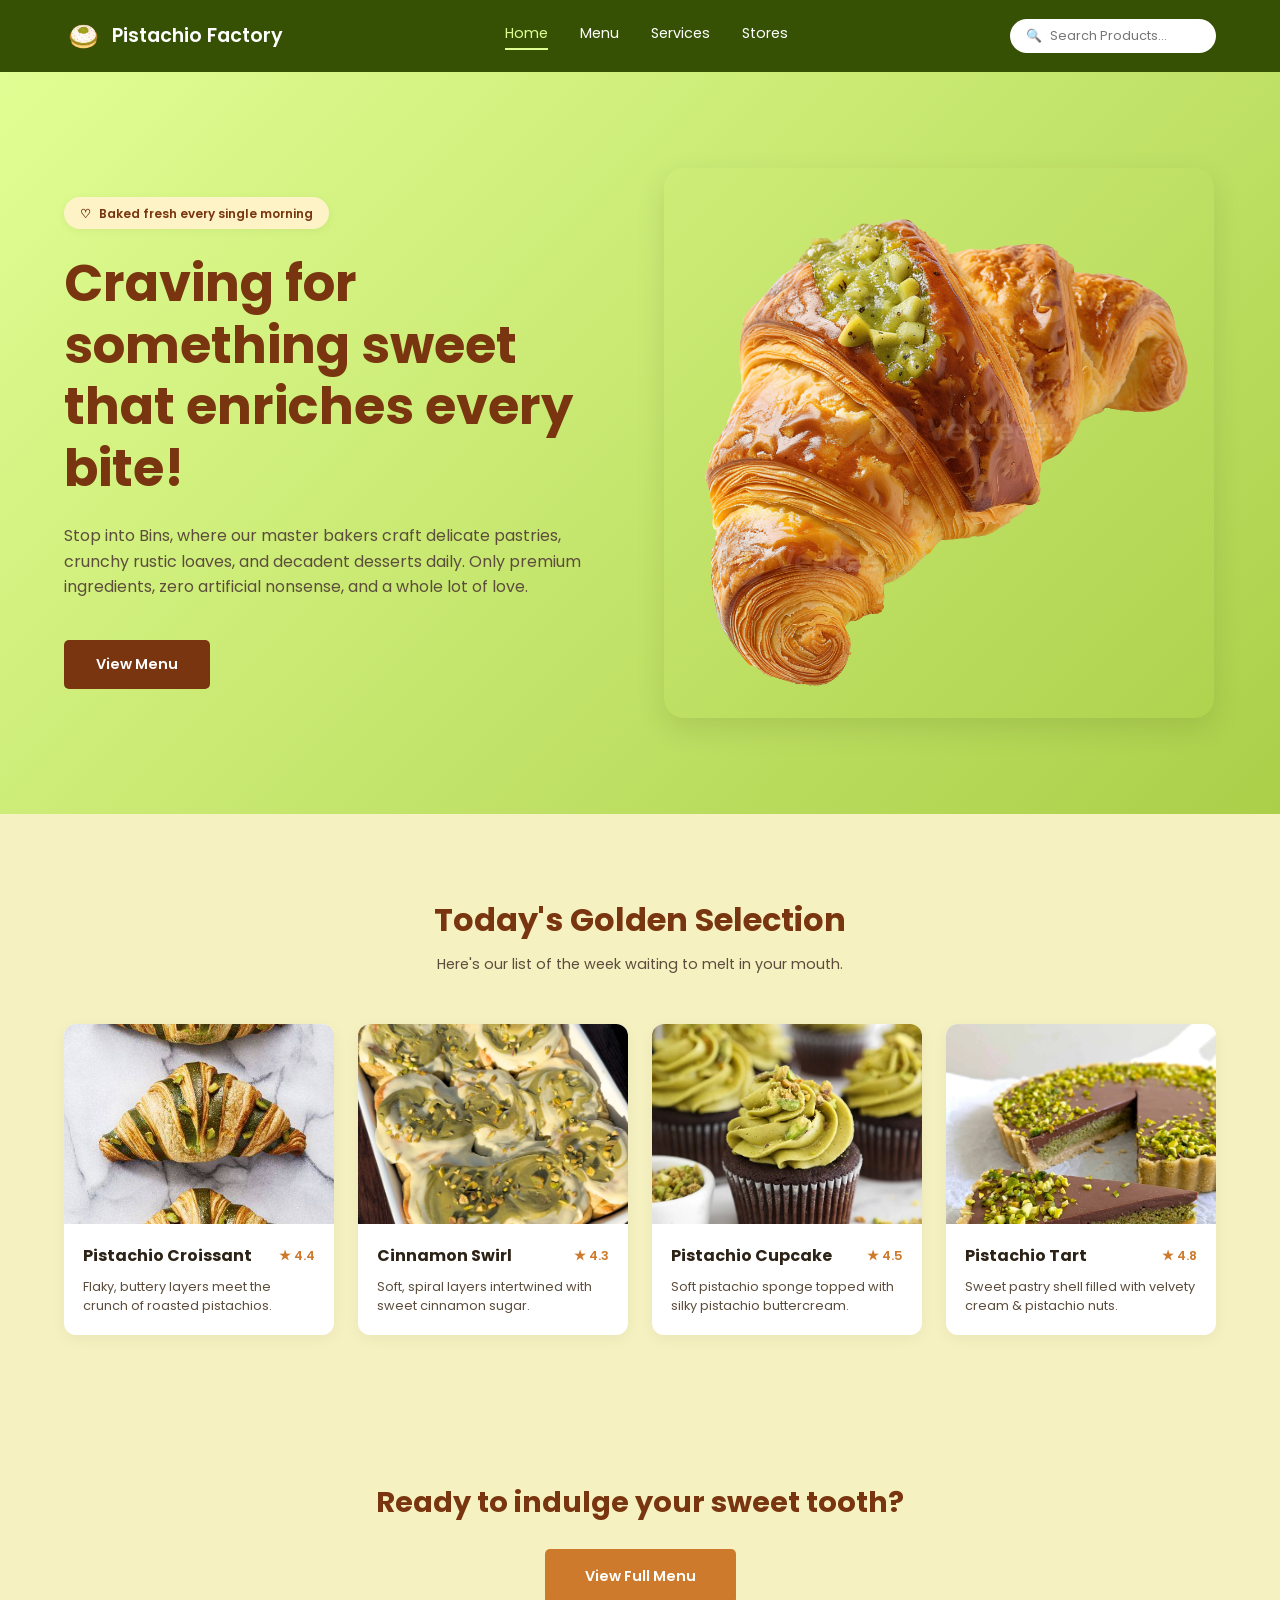
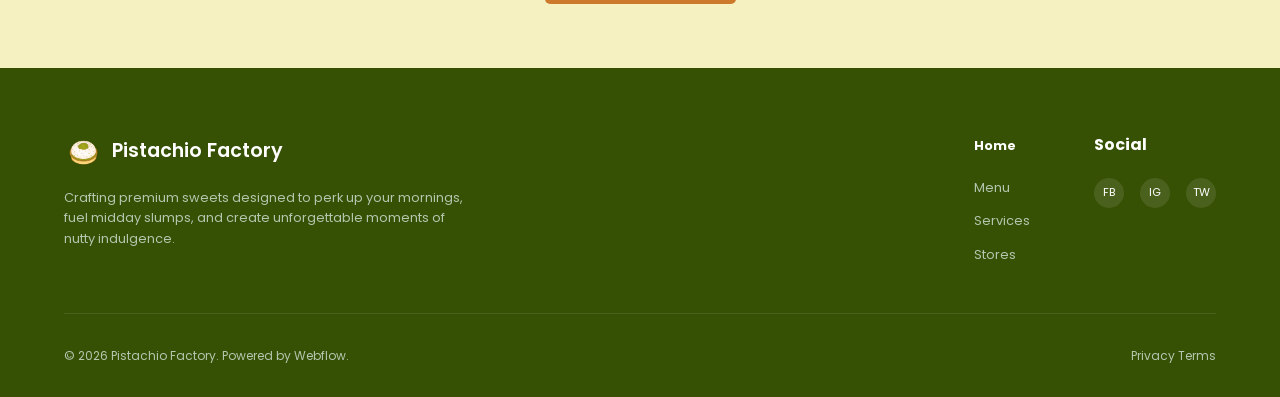
<file: index.html>
<!DOCTYPE html>
<html lang="en">
<head>
    <meta charset="UTF-8">
    <meta name="viewport" content="width=device-width, initial-scale=1.0">
    <title>Pistachio Factory</title>
    <link rel="stylesheet" href="styles.css">
    <link rel="preconnect" href="https://fonts.googleapis.com">
    <link rel="preconnect" href="https://fonts.gstatic.com" crossorigin>
    <link href="https://fonts.googleapis.com/css2?family=Poppins:wght@400;500;600;700&display=swap" rel="stylesheet">
</head>
<body>
    <header class="header">
        <a href="index.html" class="logo-container">
            <img src="images/icon.png" alt="Pistachio Factory logo" class="logo-icon">
            <h1 class="logo-text">Pistachio Factory</h1>
        </a>
        <nav class="nav-links">
            <a href="index.html" class="active">Home</a>
            <a href="Menu.html">Menu</a>
            <a href="Services.html">Services</a>
            <a href="Stores.html">Stores</a>
        </nav>
        <div class="header-actions">
            <div class="search-bar">
                <span class="search-icon">🔍</span>
                <input type="text" placeholder="Search Products...">
            </div>
            <div class="mobile-menu-toggle">
                <span></span>
                <span></span>
                <span></span>
            </div>
        </div>
    </header>
    <section class="hero">
        <div class="hero-content">
            <div class="badge">
                <span class="badge-icon">♡</span> Baked fresh every single morning
            </div>
            <h2>Craving for something sweet that enriches every bite!</h2>
            <p>Stop into Bins, where our master bakers craft delicate pastries, crunchy rustic loaves, and decadent desserts daily. Only premium ingredients, zero artificial nonsense, and a whole lot of love.</p>
            <a href="Menu.html" class="btn btn-primary">View Menu</a>
        </div>
        <div class="hero-image">
            <img src="images/croissant.png" alt="Pistachio Croissant">
        </div>
    </section>
    <section class="products-section">
        <div class="section-header">
            <h2>Today's Golden Selection</h2>
            <p>Here's our list of the week waiting to melt in your mouth.</p>
        </div>
        <div class="product-grid">
            <article class="product-card">
                <div class="card-image">
                    <img src="images/pistachio_croissant.png" alt="Pistachio Croissant">
                </div>
                <div class="card-content">
                    <div class="card-header">
                        <h3>Pistachio Croissant</h3>
                        <span class="rating">★ 4.4</span>
                    </div>
                    <p>Flaky, buttery layers meet the crunch of roasted pistachios.</p>
                </div>
            </article>

            <article class="product-card">
                <div class="card-image">
                    <img src="images/cinnamon-swirl.png" alt="Cinnamon Swirl">
                </div>
                <div class="card-content">
                    <div class="card-header">
                        <h3>Cinnamon Swirl</h3>
                        <span class="rating">★ 4.3</span>
                    </div>
                    <p>Soft, spiral layers intertwined with sweet cinnamon sugar.</p>
                </div>
            </article>

            <article class="product-card">
                <div class="card-image">
                    <img src="images/pistachio_cupcake.png" alt="Pistachio Cupcake">
                </div>
                <div class="card-content">
                    <div class="card-header">
                        <h3>Pistachio Cupcake</h3>
                        <span class="rating">★ 4.5</span>
                    </div>
                    <p>Soft pistachio sponge topped with silky pistachio buttercream.</p>
                </div>
            </article>
            <article class="product-card">
                <div class="card-image">
                    <img src="images/pistachio_tart.png" alt="Pistachio Tart">
                </div>
                <div class="card-content">
                    <div class="card-header">
                        <h3>Pistachio Tart</h3>
                        <span class="rating">★ 4.8</span>
                    </div>
                    <p>Sweet pastry shell filled with velvety cream & pistachio nuts.</p>
                </div>
            </article>
        </div>
    </section>
    <section class="cta-section">
        <h2>Ready to indulge your sweet tooth?</h2>
        <a href="Menu.html" class="btn btn-secondary">View Full Menu</a>
    </section>

    <!-- Footer -->
    <footer class="footer">
        <div class="footer-content">
            <div class="footer-brand">
                <div class="logo-container">
                    <img src="images/icon.png" alt="Pistachio Factory logo" class="logo-icon">
                    <h1 class="logo-text">Pistachio Factory</h1>
                </div>
                <p>Crafting premium sweets designed to perk up your mornings, fuel midday slumps, and create unforgettable moments of nutty indulgence.</p>
            </div>
            
            <div class="footer-links">
                <div class="link-column">
                    <h4><a href="index.html">Home</a></h4>
                    <a href="Menu.html">Menu</a>
                    <a href="Services.html">Services</a>
                    <a href="Stores.html">Stores</a>
                </div>
                <div class="link-column">
                    <h4>Social</h4>
                    <div class="social-icons">
                        <a href="#">FB</a>
                        <a href="#">IG</a>
                        <a href="#">TW</a>
                    </div>
                </div>
            </div>
        </div>
        
        <div class="footer-bottom">
            <p>© 2026 Pistachio Factory. Powered by Webflow.</p>
            <p>Privacy Terms</p>
        </div>
    </footer>

</body>
</html>
</file>
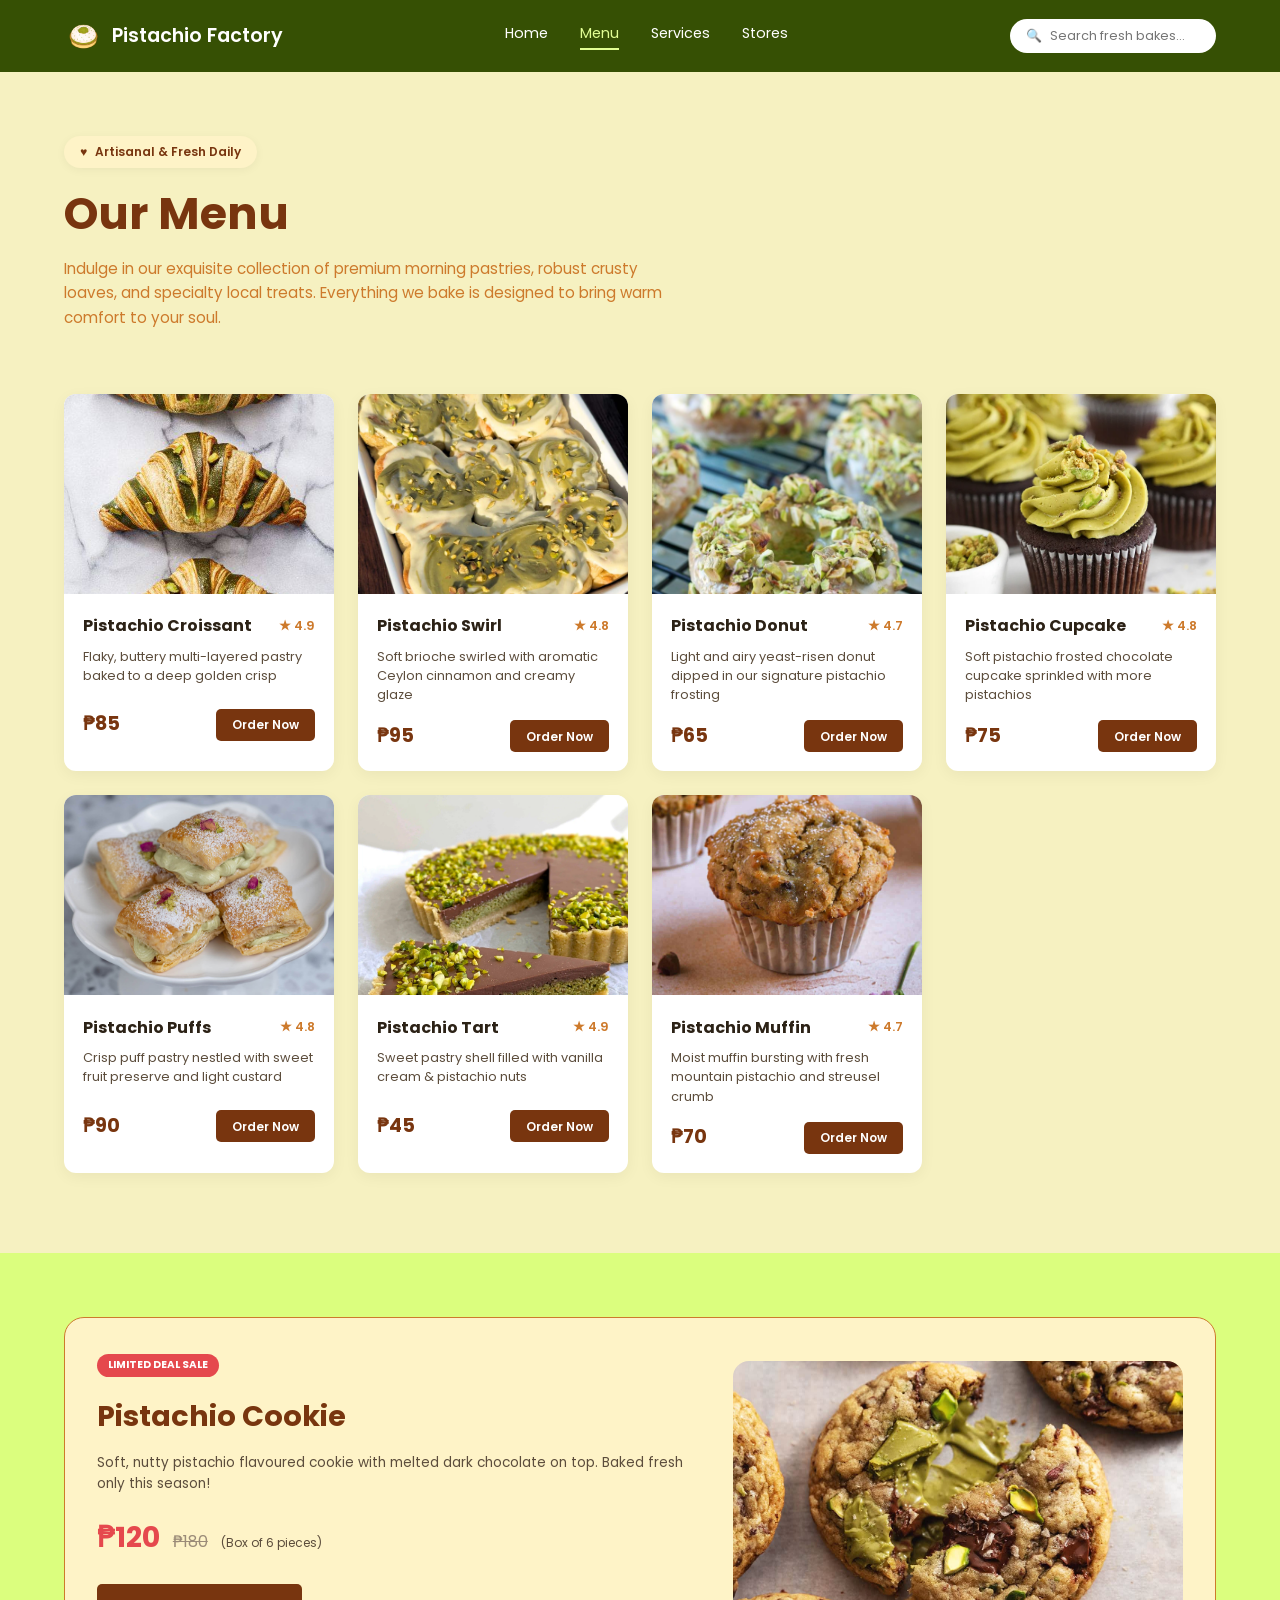
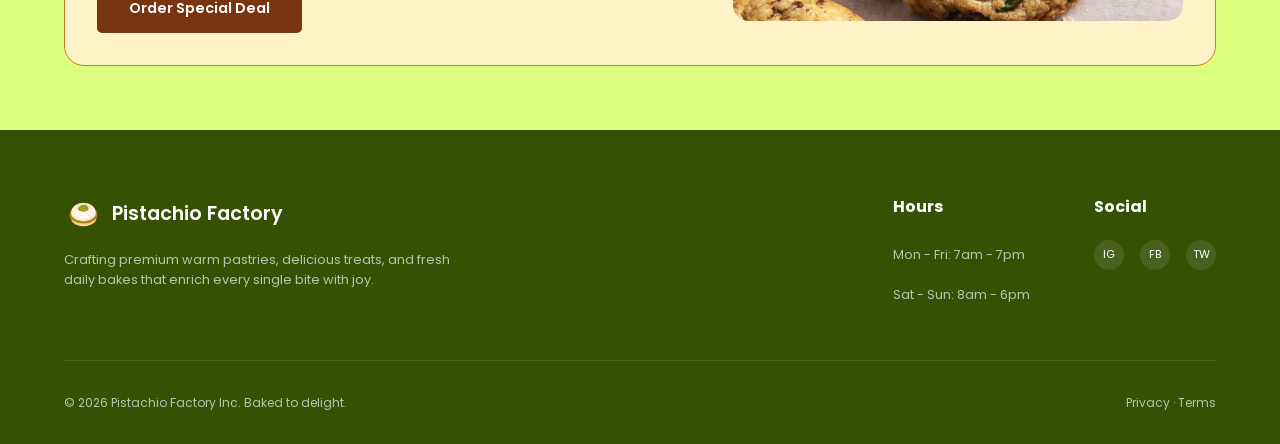
<file: Menu.html>
<!DOCTYPE html>
<html lang="en">
<head>
    <meta charset="UTF-8">
    <meta name="viewport" content="width=device-width, initial-scale=1.0">
    <title>Menu | Pistachio Factory</title>
    <link rel="stylesheet" href="styles.css">
    <link rel="preconnect" href="https://fonts.googleapis.com">
    <link rel="preconnect" href="https://fonts.gstatic.com" crossorigin>
    <link href="https://fonts.googleapis.com/css2?family=Poppins:wght@400;500;600;700&display=swap" rel="stylesheet">
</head>
<body class="">
    <header class="header">
        <a href="index.html" class="logo-container">
            <img src="images/icon.png" alt="Pistachio Factory logo" class="logo-icon">
            <h1 class="logo-text">Pistachio Factory</h1>
        </a>
        <nav class="nav-links">
            <a href="index.html">Home</a>
            <a href="Menu.html" class="active">Menu</a>
            <a href="Services.html">Services</a>
            <a href="Stores.html">Stores</a>
        </nav>
        <div class="header-actions">
            <div class="search-bar">
                <span class="search-icon">🔍</span>
                <input type="text" placeholder="Search fresh bakes...">
            </div>
            <div class="mobile-menu-toggle">
                <span></span>
                <span></span>
                <span></span>
            </div>
        </div>
    </header>
    <section class="page-hero">
        <div class="badge"><span class="badge-icon">♥</span> Artisanal &amp; Fresh Daily</div>
        <h2>Our Menu</h2>
        <p>Indulge in our exquisite collection of premium morning pastries, robust crusty loaves, and specialty local treats. Everything we bake is designed to bring warm comfort to your soul.</p>
    </section>
    <section class="menu-section">
        <div class="menu-grid">
            <article class="product-card menu-card">
                <div class="card-image">
                    <img src="images/pistachio_croissant.png" alt="Pistachio Croissant">
                </div>
                <div class="card-content">
                    <div class="card-header">
                        <h3>Pistachio Croissant</h3>
                        <span class="rating">★ 4.9</span>
                    </div>
                    <p>Flaky, buttery multi-layered pastry baked to a deep golden crisp</p>
                    <div class="card-footer">
                        <span class="price">₱85</span>
                        <a href="#" class="btn btn-small">Order Now</a>
                    </div>
                </div>
            </article>
            <article class="product-card menu-card">
                <div class="card-image">
                    <img src="images/cinnamon-swirl.png" alt="Pistachio Swirl">
                </div>
                <div class="card-content">
                    <div class="card-header">
                        <h3>Pistachio Swirl</h3>
                        <span class="rating">★ 4.8</span>
                    </div>
                    <p>Soft brioche swirled with aromatic Ceylon cinnamon and creamy glaze</p>
                    <div class="card-footer">
                        <span class="price">₱95</span>
                        <a href="#" class="btn btn-small">Order Now</a>
                    </div>
                </div>
            </article>
            <article class="product-card menu-card">
                <div class="card-image">
                    <img src="images/pistachio_donut.png" alt="Pistachio Donut">
                </div>
                <div class="card-content">
                    <div class="card-header">
                        <h3>Pistachio Donut</h3>
                        <span class="rating">★ 4.7</span>
                    </div>
                    <p>Light and airy yeast-risen donut dipped in our signature pistachio frosting</p>
                    <div class="card-footer">
                        <span class="price">₱65</span>
                        <a href="#" class="btn btn-small">Order Now</a>
                    </div>
                </div>
            </article>
            <article class="product-card menu-card">
                <div class="card-image">
                    <img src="images/pistachio_cupcake.png" alt="Pistachio Cupcake">
                </div>
                <div class="card-content">
                    <div class="card-header">
                        <h3>Pistachio Cupcake</h3>
                        <span class="rating">★ 4.8</span>
                    </div>
                    <p>Soft pistachio frosted chocolate cupcake sprinkled with more pistachios</p>
                    <div class="card-footer">
                        <span class="price">₱75</span>
                        <a href="#" class="btn btn-small">Order Now</a>
                    </div>
                </div>
            </article>
            <article class="product-card menu-card">
                <div class="card-image">
                    <img src="images/pistachio_puffs.png" alt="Pistachio Puffs">
                </div>
                <div class="card-content">
                    <div class="card-header">
                        <h3>Pistachio Puffs</h3>
                        <span class="rating">★ 4.8</span>
                    </div>
                    <p>Crisp puff pastry nestled with sweet fruit preserve and light custard</p>
                    <div class="card-footer">
                        <span class="price">₱90</span>
                        <a href="#" class="btn btn-small">Order Now</a>
                    </div>
                </div>
            </article>
            <article class="product-card menu-card">
                <div class="card-image">
                    <img src="images/pistachio_tart.png" alt="Pistachio Tart">
                </div>
                <div class="card-content">
                    <div class="card-header">
                        <h3>Pistachio Tart</h3>
                        <span class="rating">★ 4.9</span>
                    </div>
                    <p>Sweet pastry shell filled with vanilla cream & pistachio nuts</p>
                    <div class="card-footer">
                        <span class="price">₱45</span>
                        <a href="#" class="btn btn-small">Order Now</a>
                    </div>
                </div>
            </article>
            <article class="product-card menu-card">
                <div class="card-image">
                    <img src="images/pistachio_muffin.png" alt="Pistachio Muffin">
                </div>
                <div class="card-content">
                    <div class="card-header">
                        <h3>Pistachio Muffin</h3>
                        <span class="rating">★ 4.7</span>
                    </div>
                    <p>Moist muffin bursting with fresh mountain pistachio and streusel crumb</p>
                    <div class="card-footer">
                        <span class="price">₱70</span>
                        <a href="#" class="btn btn-small">Order Now</a>
                    </div>
                </div>
            </article>
        </div>
    </section>
    <section class="deal-section">
        <div class="deal-card">
            <div class="deal-info">
                <span class="deal-tag">LIMITED DEAL SALE</span>
                <h3>Pistachio Cookie</h3>
                <p>Soft, nutty pistachio flavoured cookie with melted dark chocolate on top. Baked fresh only this season!</p>
                <div class="deal-price">
                    <span class="price">₱120</span>
                    <span class="old-price">₱180</span>
                    <span class="deal-note">(Box of 6 pieces)</span>
                </div>
                <a href="#" class="btn btn-primary">Order Special Deal</a>
            </div>
            <div class="deal-image">
                <img src="images/pistachio_cookie.png" alt="Pistachio Cookie">
            </div>
        </div>
    </section>
    <footer class="footer">
        <div class="footer-content">
            <div class="footer-brand">
                <div class="logo-container">
                    <img src="images/icon.png" alt="Pistachio Factory logo" class="logo-icon">
                    <h1 class="logo-text">Pistachio Factory</h1>
                </div>
                <p>Crafting premium warm pastries, delicious treats, and fresh daily bakes that enrich every single bite with joy.</p>
            </div>
            <div class="footer-links">
                <div class="link-column footer-hours">
                    <h4>Hours</h4>
                    <p>Mon - Fri: 7am - 7pm</p>
                    <p>Sat - Sun: 8am - 6pm</p>
                </div>
                <div class="link-column">
                    <h4>Social</h4>
                    <div class="social-icons">
                        <a href="#">IG</a>
                        <a href="#">FB</a>
                        <a href="#">TW</a>
                    </div>
                </div>
            </div>
        </div>
        <div class="footer-bottom">
            <p>© 2026 Pistachio Factory Inc. Baked to delight.</p>
            <p>Privacy · Terms</p>
        </div>
    </footer>

</body>
</html>
</file>
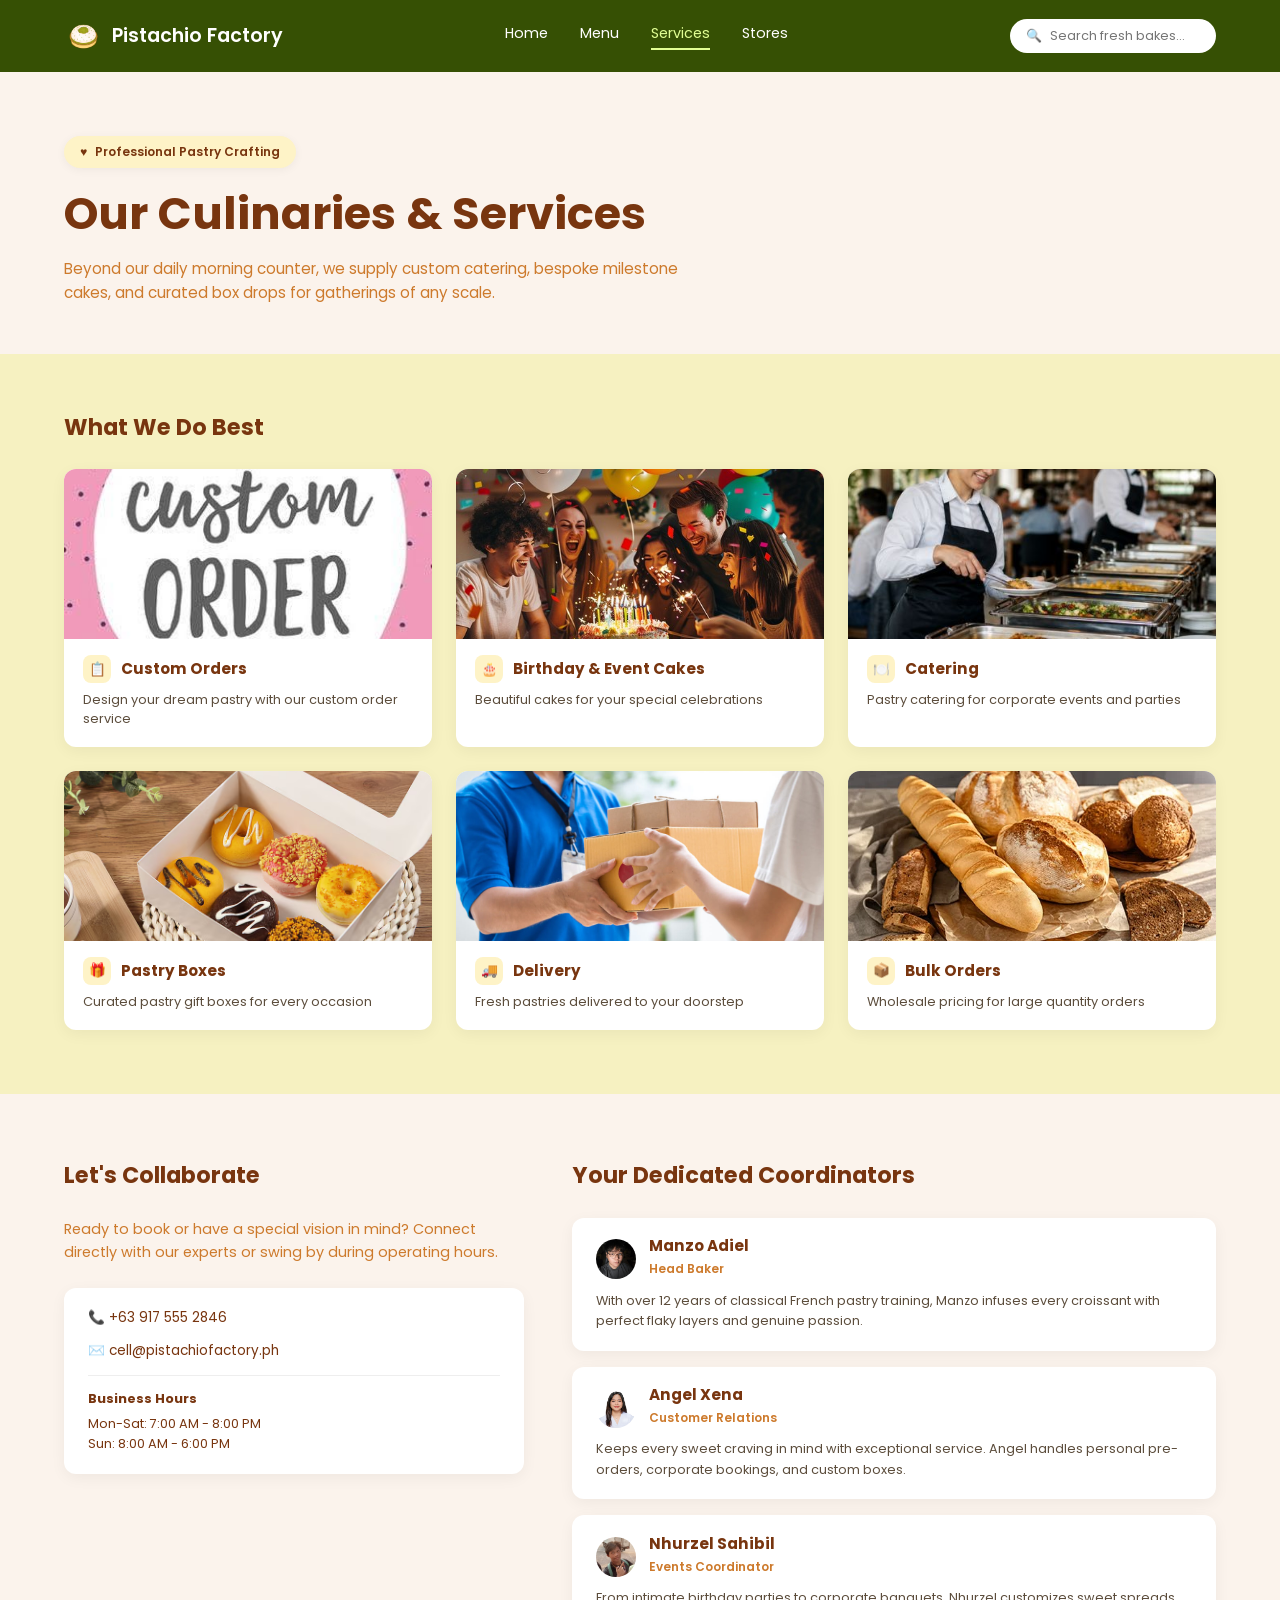
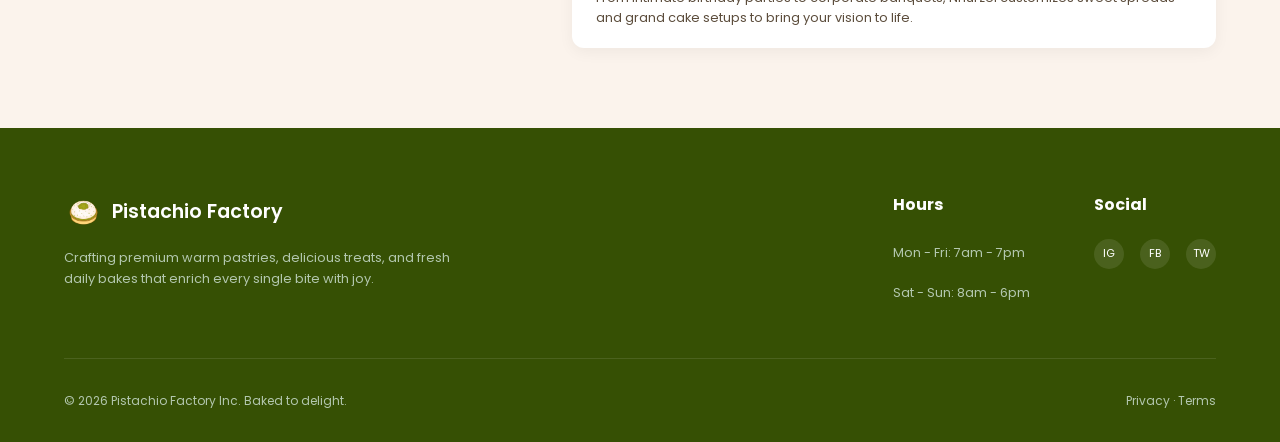
<file: Services.html>
<!DOCTYPE html>
<html lang="en">
<head>
    <meta charset="UTF-8">
    <meta name="viewport" content="width=device-width, initial-scale=1.0">
    <title>Services | Pistachio Factory</title>
    <link rel="stylesheet" href="styles.css">
    <link rel="preconnect" href="https://fonts.googleapis.com">
    <link rel="preconnect" href="https://fonts.gstatic.com" crossorigin>
    <link href="https://fonts.googleapis.com/css2?family=Poppins:wght@400;500;600;700&display=swap" rel="stylesheet">
</head>
<body class="services-page">
    <header class="header">
        <a href="index.html" class="logo-container">
            <img src="images/icon.png" alt="Pistachio Factory logo" class="logo-icon">
            <h1 class="logo-text">Pistachio Factory</h1>
        </a>
        <nav class="nav-links">
            <a href="index.html">Home</a>
            <a href="Menu.html">Menu</a>
            <a href="Services.html" class="active">Services</a>
            <a href="Stores.html">Stores</a>
        </nav>
        <div class="header-actions">
            <div class="search-bar">
                <span class="search-icon">🔍</span>
                <input type="text" placeholder="Search fresh bakes...">
            </div>
            <div class="mobile-menu-toggle">
                <span></span>
                <span></span>
                <span></span>
            </div>
        </div>
    </header>
    <section class="page-hero">
        <div class="badge"><span class="badge-icon">♥</span> Professional Pastry Crafting</div>
        <h2>Our Culinaries &amp; Services</h2>
        <p>Beyond our daily morning counter, we supply custom catering, bespoke milestone cakes, and curated box drops for gatherings of any scale.</p>
    </section>
    <section class="services-showcase">
        <h3>What We Do Best</h3>
        <div class="service-grid">
            <article class="service-card">
                <div class="card-image"><img src="images/custom_orders.png" alt="Custom Orders"></div>
                <div class="card-content">
                    <div class="service-title"><span class="service-icon">📋</span><h4>Custom Orders</h4></div>
                    <p>Design your dream pastry with our custom order service</p>
                </div>
            </article>
            <article class="service-card">
                <div class="card-image"><img src="images/birthday.png" alt="Birthday & Event Cakes"></div>
                <div class="card-content">
                    <div class="service-title"><span class="service-icon">🎂</span><h4>Birthday & Event Cakes</h4></div>
                    <p>Beautiful cakes for your special celebrations</p>
                </div>
            </article>
            <article class="service-card">
                <div class="card-image"><img src="images/catering.png" alt="Catering"></div>
                <div class="card-content">
                    <div class="service-title"><span class="service-icon">🍽️</span><h4>Catering</h4></div>
                    <p>Pastry catering for corporate events and parties</p>
                </div>
            </article>
            <article class="service-card">
                <div class="card-image"><img src="images/pastry_boxes.png" alt="Pastry Boxes"></div>
                <div class="card-content">
                    <div class="service-title"><span class="service-icon">🎁</span><h4>Pastry Boxes</h4></div>
                    <p>Curated pastry gift boxes for every occasion</p>
                </div>
            </article>
            <article class="service-card">
                <div class="card-image"><img src="images/delivery.png" alt="Delivery"></div>
                <div class="card-content">
                    <div class="service-title"><span class="service-icon">🚚</span><h4>Delivery</h4></div>
                    <p>Fresh pastries delivered to your doorstep</p>
                </div>
            </article>
            <article class="service-card">
                <div class="card-image"><img src="images/bulk_orders.png" alt="Bulk Orders"></div>
                <div class="card-content">
                    <div class="service-title"><span class="service-icon">📦</span><h4>Bulk Orders</h4></div>
                    <p>Wholesale pricing for large quantity orders</p>
                </div>
            </article>
        </div>
    </section>
    <section class="collab-section">
        <div>
            <h3>Let's Collaborate</h3>
            <p>Ready to book or have a special vision in mind? Connect directly with our experts or swing by during operating hours.</p>
            <div class="contact-card">
                <div class="contact-row">📞 +63 917 555 2846</div>
                <div class="contact-row">✉️ cell@pistachiofactory.ph</div>
                <div class="hours">
                    <strong>Business Hours</strong>
                    Mon-Sat: 7:00 AM - 8:00 PM<br>
                    Sun: 8:00 AM - 6:00 PM
                </div>
            </div>
        </div>
        <div>
            <h3>Your Dedicated Coordinators</h3>
            <div class="coordinator">
                <div class="coordinator-top">
                    <div class="avatar"><img src="images/manzo.png" alt="" onerror="this.remove()"></div>
                    <div><h4>Manzo Adiel</h4><span class="role">Head Baker</span></div>
                </div>
                <p>With over 12 years of classical French pastry training, Manzo infuses every croissant with perfect flaky layers and genuine passion.</p>
            </div>
            <div class="coordinator">
                <div class="coordinator-top">
                    <div class="avatar"><img src="images/angel.png" alt="" onerror="this.remove()"></div>
                    <div><h4>Angel Xena</h4><span class="role">Customer Relations</span></div>
                </div>
                <p>Keeps every sweet craving in mind with exceptional service. Angel handles personal pre-orders, corporate bookings, and custom boxes.</p>
            </div>
            <div class="coordinator">
                <div class="coordinator-top">
                    <div class="avatar"><img src="images/zel.jpg" alt="" onerror="this.remove()"></div>
                    <div><h4>Nhurzel Sahibil</h4><span class="role">Events Coordinator</span></div>
                </div>
                <p>From intimate birthday parties to corporate banquets, Nhurzel customizes sweet spreads and grand cake setups to bring your vision to life.</p>
            </div>
        </div>
    </section>
    <footer class="footer">
        <div class="footer-content">
            <div class="footer-brand">
                <div class="logo-container">
                    <img src="images/icon.png" alt="Pistachio Factory logo" class="logo-icon">
                    <h1 class="logo-text">Pistachio Factory</h1>
                </div>
                <p>Crafting premium warm pastries, delicious treats, and fresh daily bakes that enrich every single bite with joy.</p>
            </div>
            <div class="footer-links">
                <div class="link-column footer-hours">
                    <h4>Hours</h4>
                    <p>Mon - Fri: 7am - 7pm</p>
                    <p>Sat - Sun: 8am - 6pm</p>
                </div>
                <div class="link-column">
                    <h4>Social</h4>
                    <div class="social-icons">
                        <a href="#">IG</a>
                        <a href="#">FB</a>
                        <a href="#">TW</a>
                    </div>
                </div>
            </div>
        </div>
        <div class="footer-bottom">
            <p>© 2026 Pistachio Factory Inc. Baked to delight.</p>
            <p>Privacy · Terms</p>
        </div>
    </footer>

</body>
</html>
</file>
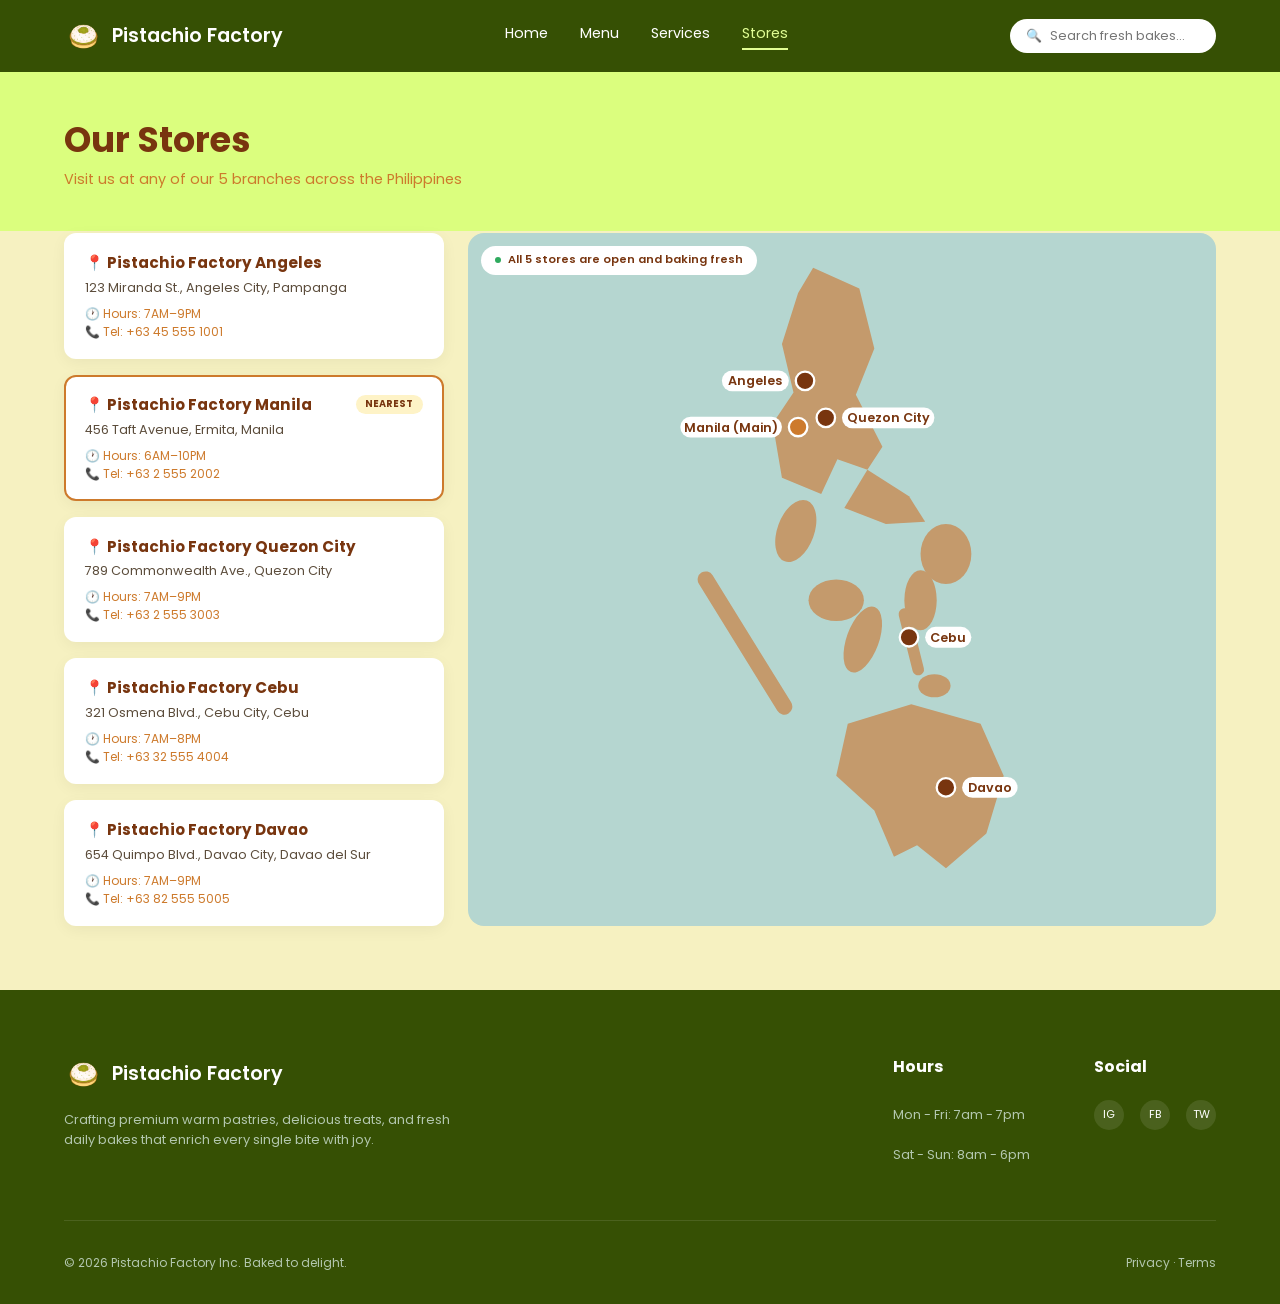
<file: Stores.html>
<!DOCTYPE html>
<html lang="en">
<head>
    <meta charset="UTF-8">
    <meta name="viewport" content="width=device-width, initial-scale=1.0">
    <title>Stores | Pistachio Factory</title>
    <link rel="stylesheet" href="styles.css">
    <link rel="preconnect" href="https://fonts.googleapis.com">
    <link rel="preconnect" href="https://fonts.gstatic.com" crossorigin>
    <link href="https://fonts.googleapis.com/css2?family=Poppins:wght@400;500;600;700&display=swap" rel="stylesheet">
</head>
<body class="">
    <header class="header">
        <a href="index.html" class="logo-container">
            <img src="images/icon.png" alt="Pistachio Factory logo" class="logo-icon">
            <h1 class="logo-text">Pistachio Factory</h1>
        </a>
        <nav class="nav-links">
            <a href="index.html">Home</a>
            <a href="Menu.html">Menu</a>
            <a href="Services.html">Services</a>
            <a href="Stores.html" class="active">Stores</a>
        </nav>
        <div class="header-actions">
            <div class="search-bar">
                <span class="search-icon">🔍</span>
                <input type="text" placeholder="Search fresh bakes...">
            </div>
            <div class="mobile-menu-toggle">
                <span></span>
                <span></span>
                <span></span>
            </div>
        </div>
    </header>
    <section class="stores-banner">
        <h2>Our Stores</h2>
        <p>Visit us at any of our 5 branches across the Philippines</p>
    </section>
    <section class="stores-layout">
        <div class="store-list">
            <button type="button" class="store-card" data-store="angeles">
                <div class="store-card-top"><h4>📍 Pistachio Factory Angeles</h4></div>
                <div class="address">123 Miranda St., Angeles City, Pampanga</div>
                <div class="meta">🕐 Hours: 7AM–9PM<br>📞 Tel: +63 45 555 1001</div>
            </button>
            <button type="button" class="store-card active" data-store="manila">
                <div class="store-card-top"><h4>📍 Pistachio Factory Manila</h4><span class="nearest-tag">NEAREST</span></div>
                <div class="address">456 Taft Avenue, Ermita, Manila</div>
                <div class="meta">🕐 Hours: 6AM–10PM<br>📞 Tel: +63 2 555 2002</div>
            </button>
            <button type="button" class="store-card" data-store="qc">
                <div class="store-card-top"><h4>📍 Pistachio Factory Quezon City</h4></div>
                <div class="address">789 Commonwealth Ave., Quezon City</div>
                <div class="meta">🕐 Hours: 7AM–9PM<br>📞 Tel: +63 2 555 3003</div>
            </button>
            <button type="button" class="store-card" data-store="cebu">
                <div class="store-card-top"><h4>📍 Pistachio Factory Cebu</h4></div>
                <div class="address">321 Osmena Blvd., Cebu City, Cebu</div>
                <div class="meta">🕐 Hours: 7AM–8PM<br>📞 Tel: +63 32 555 4004</div>
            </button>
            <button type="button" class="store-card" data-store="davao">
                <div class="store-card-top"><h4>📍 Pistachio Factory Davao</h4></div>
                <div class="address">654 Quimpo Blvd., Davao City, Davao del Sur</div>
                <div class="meta">🕐 Hours: 7AM–9PM<br>📞 Tel: +63 82 555 5005</div>
            </button>
        </div>
        <div class="map-panel">
            <div class="map-status">All 5 stores are open and baking fresh</div>
        <svg viewBox="0 0 420 600" preserveAspectRatio="xMidYMid meet" role="img" aria-label="Map of the Philippines showing our five stores">
            <!-- Luzon -->
            <path class="land" d="M185 30 L225 48 L238 100 L222 140 L245 185 L232 205 L206 196 L192 226 L158 212 L150 165 L168 138 L158 96 L172 52 Z"/>
            <path class="land" d="M232 205 L268 228 L282 250 L248 252 L212 238 Z"/>
            <!-- Mindoro, Palawan -->
            <ellipse class="land" cx="170" cy="258" rx="16" ry="28" transform="rotate(20 170 258)"/>
            <path d="M92 300 L160 410" stroke="#C49A6C" stroke-width="14" stroke-linecap="round" fill="none"/>
            <!-- Visayas -->
            <ellipse class="land" cx="300" cy="278" rx="22" ry="26"/>
            <ellipse class="land" cx="278" cy="318" rx="14" ry="26"/>
            <ellipse class="land" cx="205" cy="318" rx="24" ry="18"/>
            <ellipse class="land" cx="228" cy="352" rx="14" ry="30" transform="rotate(20 228 352)"/>
            <path d="M264 330 L276 378" stroke="#C49A6C" stroke-width="10" stroke-linecap="round" fill="none"/>
            <ellipse class="land" cx="290" cy="392" rx="14" ry="10"/>
            <!-- Mindanao -->
            <path class="land" d="M215 425 L270 408 L330 425 L350 470 L335 520 L300 550 L275 530 L255 540 L238 500 L205 470 Z"/>
            <g class="pin" data-store="angeles" transform="translate(178 128)">
                <rect class="label-bg" x="-72" y="-9" width="58" height="18" rx="9"/>
                <text x="-43.0" y="4" text-anchor="middle">Angeles</text>
                <circle r="8"/>
            </g>
            <g class="pin active" data-store="manila" transform="translate(172 168)">
                <rect class="label-bg" x="-102" y="-9" width="88" height="18" rx="9"/>
                <text x="-58.0" y="4" text-anchor="middle">Manila (Main)</text>
                <circle r="8"/>
            </g>
            <g class="pin" data-store="qc" transform="translate(196 160)">
                <rect class="label-bg" x="14" y="-9" width="80" height="18" rx="9"/>
                <text x="54.0" y="4" text-anchor="middle">Quezon City</text>
                <circle r="8"/>
            </g>
            <g class="pin" data-store="cebu" transform="translate(268 350)">
                <rect class="label-bg" x="14" y="-9" width="40" height="18" rx="9"/>
                <text x="34.0" y="4" text-anchor="middle">Cebu</text>
                <circle r="8"/>
            </g>
            <g class="pin" data-store="davao" transform="translate(300 480)">
                <rect class="label-bg" x="14" y="-9" width="48" height="18" rx="9"/>
                <text x="38.0" y="4" text-anchor="middle">Davao</text>
                <circle r="8"/>
            </g>
        </svg>
        </div>
    </section>
    <footer class="footer">
        <div class="footer-content">
            <div class="footer-brand">
                <div class="logo-container">
                    <img src="images/icon.png" alt="Pistachio Factory logo" class="logo-icon">
                    <h1 class="logo-text">Pistachio Factory</h1>
                </div>
                <p>Crafting premium warm pastries, delicious treats, and fresh daily bakes that enrich every single bite with joy.</p>
            </div>
            <div class="footer-links">
                <div class="link-column footer-hours">
                    <h4>Hours</h4>
                    <p>Mon - Fri: 7am - 7pm</p>
                    <p>Sat - Sun: 8am - 6pm</p>
                </div>
                <div class="link-column">
                    <h4>Social</h4>
                    <div class="social-icons">
                        <a href="#">IG</a>
                        <a href="#">FB</a>
                        <a href="#">TW</a>
                    </div>
                </div>
            </div>
        </div>
        <div class="footer-bottom">
            <p>© 2026 Pistachio Factory Inc. Baked to delight.</p>
            <p>Privacy · Terms</p>
        </div>
    </footer>
    <script>
        // Highlight a store card and its map pin together
        const cards = document.querySelectorAll('.store-card');
        const pins = document.querySelectorAll('.pin');
        function select(id) {
            cards.forEach(c => c.classList.toggle('active', c.dataset.store === id));
            pins.forEach(p => p.classList.toggle('active', p.dataset.store === id));
        }
        cards.forEach(c => c.addEventListener('click', () => select(c.dataset.store)));
        pins.forEach(p => p.addEventListener('click', () => select(p.dataset.store)));
    </script>
</body>
</html>
</file>
<file: styles.css>
/* --- Global Styles & Variables --- */
:root {
    --dark-green: #365004;
    /* --- Updated to match the softer, paler green on the left --- */
    --light-green-gradient-start: #E1FE94; 
    --light-green-gradient-end: #ABCF49;
    --cream-bg: #F6F1C1;
    --text-dark: #2c2216;
    --text-muted: #5c4d3c;
    --btn-maroon: #78350F;
    --btn-orange: #cd7a2c;
    --white: #ffffff;
    --font-main: 'Poppins', sans-serif;
}

* {
    margin: 0;
    padding: 0;
    box-sizing: border-box;
}

body {
    font-family: var(--font-main);
    color: var(--text-dark);
    line-height: 1.6;
    background-color: var(--cream-bg);
}

a {
    text-decoration: none;
    color: inherit;
}

/* --- Header --- */
.header {
    background-color: var(--dark-green);
    color: var(--white);
    display: flex;
    justify-content: space-between;
    align-items: center;
    padding: 1rem 5%;
    position: sticky;
    top: 0;
    z-index: 100;
}

.logo-container {
    display: flex;
    align-items: center;
    gap: 0.5rem;
}

.logo-icon {
    width: 40px;
    height: 40px;
    object-fit: contain;
    flex-shrink: 0;
    display: block;
}

.logo-text {
    font-size: 1.2rem;
    font-weight: 600;
}

.nav-links {
    display: flex;
    gap: 2rem;
    font-size: 0.9rem;
}

.nav-links a:hover {
    color: #a4c639;
}

.header-actions {
    display: flex;
    align-items: center;
    gap: 1rem;
}

.search-bar {
    background-color: var(--white);
    border-radius: 20px;
    padding: 0.4rem 1rem;
    display: flex;
    align-items: center;
    gap: 0.5rem;
}

.search-icon {
    font-size: 0.8rem;
    color: #888;
}

.search-bar input {
    border: none;
    outline: none;
    font-family: var(--font-main);
    font-size: 0.8rem;
    color: var(--text-dark);
    width: 150px;
}

.mobile-menu-toggle {
    display: none;
    flex-direction: column;
    gap: 5px;
    cursor: pointer;
}

.mobile-menu-toggle span {
    width: 25px;
    height: 2px;
    background-color: var(--white);
}

/* --- Hero --- */
.hero {
    background: linear-gradient(135deg, var(--light-green-gradient-start) 0%, var(--light-green-gradient-end) 100%);
    padding: 6rem 5%;
    display: flex;
    align-items: center;
    justify-content: space-between;
    gap: 3rem;
    min-height: 80vh;
}

.hero-content {
    flex: 1;
    max-width: 550px;
}

.badge {
    display: inline-flex;
    align-items: center;
    gap: 0.5rem;
    background-color: #FEF3C7;
    padding: 0.4rem 1rem;
    border-radius: 20px;
    font-size: 0.75rem;
    font-weight: 600;
    color: var(--btn-maroon);
    margin-bottom: 1.5rem;
    box-shadow: 0 2px 10px rgba(0,0,0,0.05);
}

.hero-content h2 {
    font-size: 3.2rem;
    line-height: 1.2;
    color: var(--btn-maroon);
    margin-bottom: 1.5rem;
}

.hero-content p {
    font-size: 1rem;
    color: var(--text-muted);
    margin-bottom: 2.5rem;
}

.btn {
    padding: 0.8rem 2rem;
    border: none;
    border-radius: 5px;
    font-family: var(--font-main);
    font-weight: 600;
    font-size: 0.9rem;
    cursor: pointer;
    transition: transform 0.2s ease, opacity 0.2s ease;
}

.btn:hover {
    transform: translateY(-2px);
    opacity: 0.9;
}

.btn-primary {
    background-color: var(--btn-maroon);
    color: var(--white);
}

.hero-image {
    flex: 1;
    display: flex;
    justify-content: center;
    position: relative;
}

.hero-image img {
    width: 100%;
    max-width: 550px;
    border-radius: 20px;
    box-shadow: 0 10px 30px rgba(0,0,0,0.1);
    object-fit: cover;
}

/* --- Products --- */
.products-section {
    padding: 5rem 5%;
    background-color: var(--cream-bg);
}

.section-header {
    text-align: center;
    margin-bottom: 3rem;
}

.section-header h2 {
    font-size: 2rem;
    color: var(--btn-maroon);
    margin-bottom: 0.5rem;
}

.section-header p {
    color: var(--text-muted);
    font-size: 0.9rem;
}

.product-grid {
    display: grid;
    grid-template-columns: repeat(4, 1fr);
    gap: 1.5rem;
}

.product-card {
    background-color: var(--white);
    border-radius: 12px;
    overflow: hidden;
    box-shadow: 0 4px 15px rgba(0,0,0,0.05);
    transition: transform 0.3s ease;
}

.product-card:hover {
    transform: translateY(-5px);
}

.card-image {
    width: 100%;
    height: 200px;
    overflow: hidden;
}

.card-image img {
    width: 100%;
    height: 100%;
    object-fit: cover;
}

.card-content {
    padding: 1.2rem;
}

.card-header {
    display: flex;
    justify-content: space-between;
    align-items: center;
    margin-bottom: 0.5rem;
}

.card-header h3 {
    font-size: 1rem;
    color: var(--text-dark);
}

.rating {
    font-size: 0.8rem;
    color: var(--btn-orange);
    font-weight: 600;
}

.card-content p {
    font-size: 0.8rem;
    color: var(--text-muted);
    line-height: 1.5;
}

.cta-section {
    padding: 4rem 5%;
    text-align: center;
    background-color: var(--cream-bg);
}

.cta-section h2 {
    font-size: 1.8rem;
    color: var(--btn-maroon);
    margin-bottom: 1.5rem;
}

.btn-secondary {
    background-color: var(--btn-orange);
    color: var(--white);
    padding: 1rem 2.5rem;
}

/* --- Footer --- */
.footer {
    background-color: var(--dark-green);
    color: var(--white);
    padding: 4rem 5% 2rem;
}

.footer-content {
    display: flex;
    justify-content: space-between;
    margin-bottom: 3rem;
    flex-wrap: wrap;
    gap: 2rem;
}

.footer-brand {
    max-width: 400px;
}

.footer-brand .logo-container {
    margin-bottom: 1rem;
}

.footer-brand p {
    font-size: 0.8rem;
    color: #b3c7af;
    line-height: 1.6;
}

.footer-links {
    display: flex;
    gap: 4rem;
}

.link-column {
    display: flex;
    flex-direction: column;
    gap: 0.8rem;
}

.link-column h4 {
    font-size: 1rem;
    margin-bottom: 0.5rem;
    color: var(--white);
}

.link-column a {
    font-size: 0.8rem;
    color: #b3c7af;
    transition: color 0.2s ease;
}

.link-column a:hover {
    color: var(--white);
}

.social-icons {
    display: flex;
    gap: 1rem;
}

.social-icons a {
    display: flex;
    justify-content: center;
    align-items: center;
    width: 30px;
    height: 30px;
    border-radius: 50%;
    background-color: rgba(255,255,255,0.1);
    font-size: 0.7rem;
    color: var(--white);
}

.footer-bottom {
    display: flex;
    justify-content: space-between;
    border-top: 1px solid rgba(255,255,255,0.1);
    padding-top: 2rem;
    font-size: 0.75rem;
    color: #b3c7af;
}

/* --- Mobile and Tabley stuff --- */
@media (max-width: 1024px) {
    .product-grid {
        grid-template-columns: repeat(2, 1fr);
    }
}

@media (max-width: 768px) {
    /* Header */
    .nav-links, .search-bar {
        display: none; 
    }
    
    .mobile-menu-toggle {
        display: flex; 
    }

    /* Hero */
    .hero {
        flex-direction: column;
        text-align: center;
        padding: 4rem 5%;
        min-height: auto;
    }

    .hero-content h2 {
        font-size: 2.2rem;
    }

    .hero-image img {
        max-width: 100%;
        margin-top: 2rem;
    }

    /* Products */
    .product-grid {
        grid-template-columns: 1fr; 
    }

    /* Footer */
    .footer-content {
        flex-direction: column;
        gap: 2rem;
    }
    
    .footer-links {
        gap: 2rem;
    }

    .footer-bottom {
        flex-direction: column;
        gap: 1rem;
        text-align: center;
    }
}

/* =====================================================
   Shared additions for Menu / Services / Stores pages
   ===================================================== */

/* Active nav link + link-style buttons */
.nav-links a.active {
    color: #E1FE94;
    border-bottom: 2px solid #E1FE94;
    padding-bottom: 2px;
}

a.btn {
    display: inline-block;
    text-decoration: none;
}

.footer-hours p {
    font-size: 0.8rem;
    color: #b3c7af;
    margin-bottom: 0.4rem;
}

.footer-hours h4 {
    font-size: 1rem;
    margin-bottom: 0.8rem;
}

.link-column h4 a {
    color: var(--white);
}

/* --- Page intro (Menu, Services) --- */
.page-hero {
    padding: 4rem 5% 3rem;
    background-color: var(--cream-bg);
}

.page-hero h2 {
    font-size: 2.8rem;
    line-height: 1.2;
    color: var(--btn-maroon);
    margin-bottom: 1rem;
}

.page-hero p {
    max-width: 620px;
    font-size: 0.95rem;
    color: var(--btn-orange);
}

.page-hero .badge {
    margin-bottom: 1.2rem;
}

/* --- Menu page --- */
.menu-section {
    padding: 1rem 5% 5rem;
    background-color: var(--cream-bg);
}

.menu-grid {
    display: grid;
    grid-template-columns: repeat(4, 1fr);
    gap: 1.5rem;
}

.card-image {
    background: linear-gradient(135deg, #E1FE94, #ABCF49);
}

.menu-card .card-content p {
    min-height: 3.6em;
}

.card-footer {
    display: flex;
    justify-content: space-between;
    align-items: center;
    margin-top: 1rem;
}

.price {
    font-size: 1.2rem;
    font-weight: 700;
    color: var(--btn-maroon);
}

.btn-small {
    padding: 0.4rem 1rem;
    font-size: 0.75rem;
    background-color: var(--btn-maroon);
    color: var(--white);
}

.deal-section {
    background-color: #DBFE7E;
    padding: 4rem 5%;
}

.deal-card {
    background-color: #FEF3C7;
    border: 1px solid var(--btn-orange);
    border-radius: 20px;
    padding: 2rem;
    display: flex;
    align-items: center;
    justify-content: space-between;
    gap: 2rem;
}

.deal-info {
    flex: 1;
}

.deal-tag {
    display: inline-block;
    background-color: #e5484d;
    color: var(--white);
    font-size: 0.65rem;
    font-weight: 700;
    padding: 0.2rem 0.7rem;
    border-radius: 20px;
    margin-bottom: 1rem;
}

.deal-info h3 {
    font-size: 1.8rem;
    color: var(--btn-maroon);
    margin-bottom: 0.8rem;
}

.deal-info p {
    font-size: 0.85rem;
    color: var(--text-muted);
    margin-bottom: 1.2rem;
}

.deal-price {
    display: flex;
    align-items: baseline;
    gap: 0.8rem;
    margin-bottom: 1.5rem;
}

.deal-price .price {
    font-size: 1.8rem;
    color: #e5484d;
}

.old-price {
    text-decoration: line-through;
    color: #9b8b78;
}

.deal-note {
    font-size: 0.75rem;
    color: var(--text-muted);
}

.deal-image {
    flex: 1;
    max-width: 450px;
    height: 260px;
    border-radius: 16px;
    overflow: hidden;
    background: linear-gradient(135deg, #E1FE94, #ABCF49);
}

.deal-image img {
    width: 100%;
    height: 100%;
    object-fit: cover;
    display: block;
}

/* --- Services page --- */
.services-page .page-hero {
    background-color: #FBF3EC;
}

.services-showcase {
    background-color: #F6F1C1;
    padding: 3.5rem 5% 4rem;
}

.services-showcase h3,
.collab-section h3 {
    font-size: 1.4rem;
    color: var(--btn-maroon);
    margin-bottom: 1.5rem;
}

.service-grid {
    display: grid;
    grid-template-columns: repeat(3, 1fr);
    gap: 1.5rem;
}

.service-card {
    background-color: var(--white);
    border-radius: 12px;
    overflow: hidden;
    box-shadow: 0 4px 15px rgba(0,0,0,0.05);
}

.service-card .card-image {
    height: 170px;
}

.service-card .card-content {
    padding: 1rem 1.2rem 1.2rem;
}

.service-title {
    display: flex;
    align-items: center;
    gap: 0.6rem;
    margin-bottom: 0.4rem;
}

.service-icon {
    width: 28px;
    height: 28px;
    border-radius: 8px;
    background-color: #FEF3C7;
    display: flex;
    justify-content: center;
    align-items: center;
    font-size: 0.85rem;
}

.service-title h4 {
    font-size: 0.95rem;
    color: var(--btn-maroon);
}

.collab-section {
    background-color: #FBF3EC;
    padding: 4rem 5%;
    display: grid;
    grid-template-columns: 1fr 1.4fr;
    gap: 3rem;
    align-items: start;
}

.collab-section > div > p {
    font-size: 0.9rem;
    color: var(--btn-orange);
    margin-bottom: 1.5rem;
}

.contact-card {
    background-color: var(--white);
    border-radius: 12px;
    padding: 1.2rem 1.5rem;
    box-shadow: 0 4px 15px rgba(0,0,0,0.05);
    font-size: 0.85rem;
    color: var(--btn-maroon);
}

.contact-card .contact-row {
    margin-bottom: 0.7rem;
}

.contact-card .hours {
    border-top: 1px solid #eee;
    padding-top: 0.8rem;
    margin-top: 0.8rem;
    font-size: 0.8rem;
}

.contact-card .hours strong {
    display: block;
    margin-bottom: 0.3rem;
}

.coordinator {
    background-color: var(--white);
    border-radius: 12px;
    padding: 1.2rem 1.5rem;
    margin-bottom: 1rem;
    box-shadow: 0 4px 15px rgba(0,0,0,0.05);
}

.coordinator-top {
    display: flex;
    align-items: center;
    gap: 0.8rem;
    margin-bottom: 0.6rem;
}

.avatar {
    width: 40px;
    height: 40px;
    border-radius: 50%;
    background-color: var(--dark-green);
    color: #E1FE94;
    display: flex;
    justify-content: center;
    align-items: center;
    font-weight: 600;
    font-size: 0.9rem;
    flex-shrink: 0;
    overflow: hidden;
}

.avatar img {
    width: 100%;
    height: 100%;
    object-fit: cover;
}

.coordinator h4 {
    font-size: 0.95rem;
    color: var(--btn-maroon);
    line-height: 1.2;
}

.coordinator .role {
    font-size: 0.75rem;
    font-weight: 600;
    color: var(--btn-orange);
}

.coordinator p {
    font-size: 0.8rem;
    color: var(--text-muted);
}

/* --- Stores page --- */
.stores-banner {
    background-color: #DBFE7E;
    padding: 2.5rem 5%;
}

.stores-banner h2 {
    font-size: 2.2rem;
    color: var(--btn-maroon);
}

.stores-banner p {
    color: var(--btn-orange);
    font-size: 0.9rem;
}

.stores-layout {
    background-color: var(--cream-bg);
    padding: 0 5% 4rem;
    display: grid;
    grid-template-columns: 380px 1fr;
    gap: 1.5rem;
    margin-top: 0;
    padding-top: 0;
}

.store-list {
    display: flex;
    flex-direction: column;
    gap: 1rem;
    margin-top: 0.1rem;
}

.store-card {
    background-color: var(--white);
    border: 2px solid transparent;
    border-radius: 12px;
    padding: 1rem 1.2rem;
    box-shadow: 0 4px 15px rgba(0,0,0,0.05);
    cursor: pointer;
    text-align: left;
    font-family: var(--font-main);
    width: 100%;
}

.store-card:focus-visible {
    outline: 2px solid var(--btn-maroon);
    outline-offset: 2px;
}

.store-card.active {
    border-color: var(--btn-orange);
}

.store-card-top {
    display: flex;
    justify-content: space-between;
    align-items: center;
    margin-bottom: 0.3rem;
}

.store-card h4 {
    font-size: 0.95rem;
    color: var(--btn-maroon);
}

.nearest-tag {
    background-color: #FEF3C7;
    color: var(--btn-maroon);
    font-size: 0.6rem;
    font-weight: 700;
    padding: 0.15rem 0.6rem;
    border-radius: 20px;
}

.store-card .address {
    font-size: 0.8rem;
    color: var(--text-muted);
    margin-bottom: 0.5rem;
}

.store-card .meta {
    font-size: 0.75rem;
    color: var(--btn-orange);
    line-height: 1.5;
}

.map-panel {
    position: relative;
    background-color: #B5D6D0;
    border-radius: 16px;
    overflow: hidden;
    min-height: 560px;
    margin-top: 0.1rem;
}

.map-status {
    position: absolute;
    top: 0.8rem;
    left: 0.8rem;
    background-color: var(--white);
    border-radius: 20px;
    padding: 0.35rem 0.9rem;
    font-size: 0.7rem;
    font-weight: 600;
    color: var(--btn-maroon);
    z-index: 2;
    display: flex;
    align-items: center;
    gap: 0.4rem;
}

.map-status::before {
    content: "";
    width: 6px;
    height: 6px;
    background-color: #2faa5e;
    border-radius: 50%;
}

.map-panel svg {
    width: 100%;
    height: 100%;
    display: block;
    position: absolute;
    inset: 0;
}

.land {
    fill: #C49A6C;
}

.pin circle {
    fill: var(--btn-maroon);
    stroke: var(--white);
    stroke-width: 2;
    transition: fill 0.2s ease;
}

.pin.active circle {
    fill: var(--btn-orange);
}

.pin text {
    font-family: var(--font-main);
    font-size: 11px;
    font-weight: 600;
    fill: var(--btn-maroon);
}

.pin .label-bg {
    fill: var(--white);
    stroke: none;
}

.pin {
    cursor: pointer;
}

/* --- Responsive for new pages --- */
@media (max-width: 1024px) {
    .menu-grid {
        grid-template-columns: repeat(2, 1fr);
    }
    .stores-layout {
        grid-template-columns: 320px 1fr;
    }
}

@media (max-width: 768px) {
    .menu-grid,
    .service-grid {
        grid-template-columns: 1fr;
    }
    .page-hero h2 {
        font-size: 2.2rem;
    }
    .deal-card {
        flex-direction: column;
        align-items: stretch;
    }
    .deal-image {
        max-width: 100%;
    }
    .collab-section {
        grid-template-columns: 1fr;
    }
    .stores-layout {
        grid-template-columns: 1fr;
    }
    .map-panel {
        min-height: 420px;
    }
}
</file>
